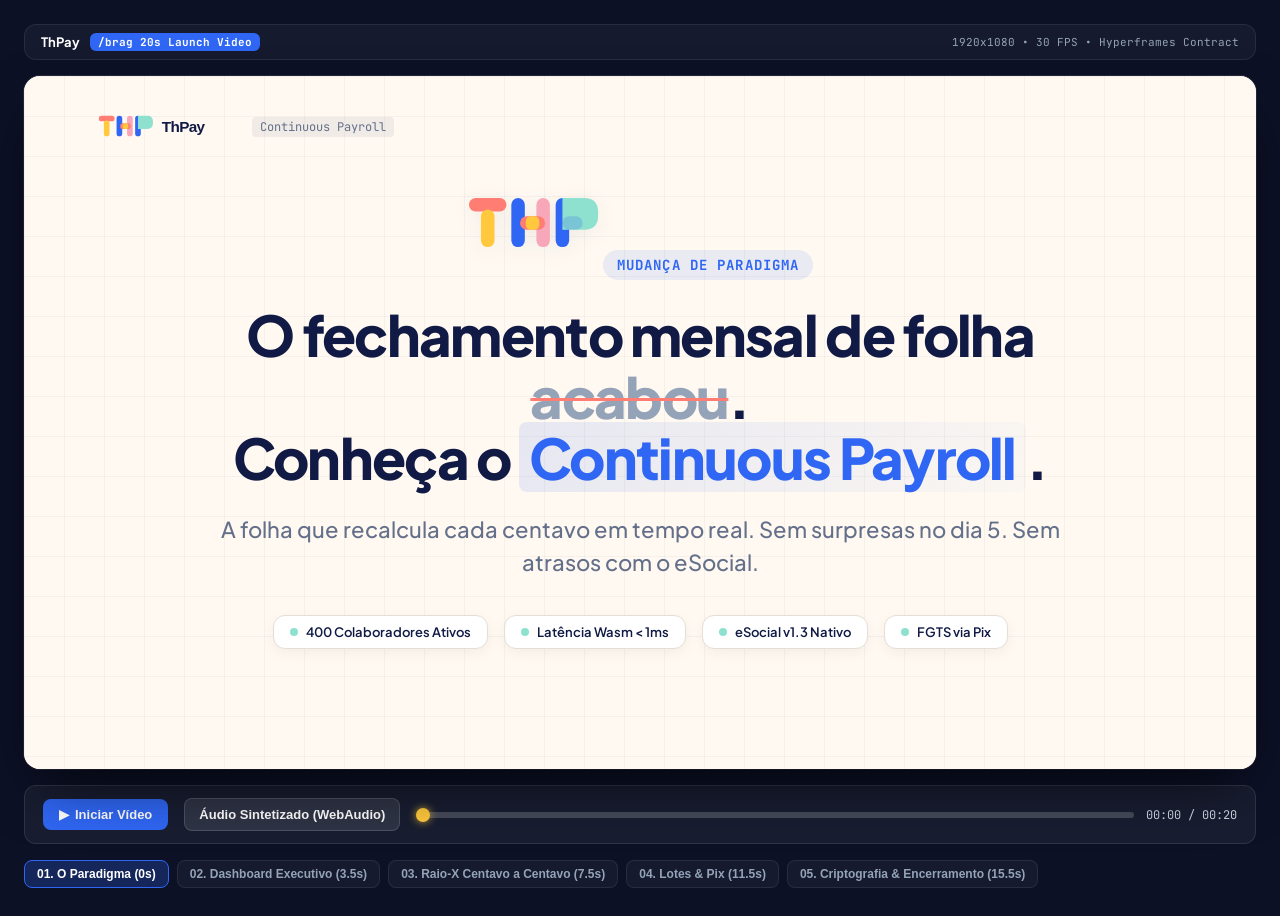
<file: brag-output/composition/index.html>
<!DOCTYPE html>
<html lang="pt-BR">
<head>
  <meta charset="UTF-8">
  <meta name="viewport" content="width=device-width, initial-scale=1.0">
  <title>ThPay — Launch Video (/brag Composition)</title>
  <link rel="preconnect" href="https://fonts.googleapis.com">
  <link rel="preconnect" href="https://fonts.gstatic.com" crossorigin>
  <link href="https://fonts.googleapis.com/css2?family=JetBrains+Mono:wght@400;500;700&family=Plus+Jakarta+Sans:wght@400;500;600;700;800&family=Inter:wght@400;500;600&display=swap" rel="stylesheet">
  <style>
    :root {
      --thp-ink: #101A44;
      --thp-cobalt: #2F66F3;
      --thp-solar: #FFC83D;
      --thp-mint: #8FE1CF;
      --thp-blush: #F7A7B8;
      --thp-coral: #FF7D72;
      --thp-ivory: #FFF9F1;
      --thp-paper: #F6F2EC;
      --thp-line: #E5DED5;
      --thp-muted: #64708A;
      --thp-success: #188A64;
    }

    * {
      box-sizing: border-box;
      margin: 0;
      padding: 0;
    }

    body {
      background-color: #0c1126;
      color: #f1f5f9;
      font-family: 'Plus Jakarta Sans', -apple-system, BlinkMacSystemFont, sans-serif;
      display: flex;
      flex-direction: column;
      align-items: center;
      justify-content: center;
      min-height: 100vh;
      padding: 24px;
      overflow-x: hidden;
    }

    /* Container de Controle e Cabeçalho */
    .viewport-container {
      display: flex;
      flex-direction: column;
      align-items: center;
      gap: 16px;
      width: 100%;
      max-width: 1280px;
    }

    .top-bar {
      display: flex;
      justify-content: space-between;
      align-items: center;
      width: 100%;
      padding: 8px 16px;
      background: rgba(255, 255, 255, 0.04);
      border: 1px solid rgba(255, 255, 255, 0.08);
      border-radius: 12px;
      font-size: 13px;
    }

    .top-bar .title-badge {
      display: flex;
      align-items: center;
      gap: 10px;
      font-weight: 700;
      color: #fff;
    }

    .top-bar .pill {
      background: var(--thp-cobalt);
      color: #fff;
      padding: 2px 8px;
      border-radius: 6px;
      font-size: 11px;
      font-family: 'JetBrains Mono', monospace;
    }

    /* O Player de Vídeo em 16:9 */
    .video-stage-wrapper {
      position: relative;
      width: 100%;
      aspect-ratio: 16 / 9;
      background: var(--thp-ivory);
      border-radius: 16px;
      overflow: hidden;
      box-shadow: 0 25px 60px -15px rgba(0, 0, 0, 0.7), 0 0 0 1px rgba(255, 255, 255, 0.1);
    }

    /* Canvas / Viewport Real da Composição (1920x1080 virtual) */
    .canvas-viewport {
      position: absolute;
      top: 0;
      left: 0;
      width: 100%;
      height: 100%;
      background: var(--thp-ivory);
      overflow: hidden;
      display: flex;
      flex-direction: column;
    }

    /* Cenas */
    .scene {
      position: absolute;
      top: 0;
      left: 0;
      width: 100%;
      height: 100%;
      opacity: 0;
      visibility: hidden;
      transition: opacity 0.45s cubic-bezier(0.16, 1, 0.3, 1), transform 0.45s cubic-bezier(0.16, 1, 0.3, 1);
      transform: scale(0.98);
      display: flex;
      flex-direction: column;
      justify-content: center;
      align-items: center;
      padding: 4% 6%;
    }

    .scene.active {
      opacity: 1;
      visibility: visible;
      transform: scale(1);
    }

    /* Grid de Fundo Sutil */
    .bg-grid {
      position: absolute;
      inset: 0;
      background-image: 
        linear-gradient(to right, rgba(16, 26, 68, 0.04) 1px, transparent 1px),
        linear-gradient(to bottom, rgba(16, 26, 68, 0.04) 1px, transparent 1px);
      background-size: 40px 40px;
      pointer-events: none;
    }

    /* Componentes Compartilhados de Cena */
    .brand-header-mini {
      position: absolute;
      top: 5%;
      left: 6%;
      display: flex;
      align-items: center;
      gap: 12px;
      z-index: 10;
    }

    .brand-logo-badge {
      width: 36px;
      height: 36px;
      border-radius: 10px;
      background: var(--thp-cobalt);
      color: #fff;
      display: flex;
      align-items: center;
      justify-content: center;
      font-weight: 800;
      font-size: 18px;
      box-shadow: 0 4px 12px rgba(47, 102, 243, 0.3);
    }

    .brand-title-text {
      font-weight: 800;
      font-size: 18px;
      color: var(--thp-ink);
      letter-spacing: -0.02em;
    }

    .brand-subtitle-tag {
      font-size: 12px;
      font-family: 'JetBrains Mono', monospace;
      color: var(--thp-muted);
      background: rgba(16, 26, 68, 0.06);
      padding: 2px 8px;
      border-radius: 4px;
    }

    /* Cena 1: Hook */
    .scene-1-content {
      text-align: center;
      max-width: 920px;
      position: relative;
      z-index: 2;
    }

    .kicker-tag {
      display: inline-block;
      font-family: 'JetBrains Mono', monospace;
      font-size: 14px;
      font-weight: 700;
      color: var(--thp-cobalt);
      background: rgba(47, 102, 243, 0.1);
      padding: 6px 14px;
      border-radius: 20px;
      margin-bottom: 24px;
      text-transform: uppercase;
      letter-spacing: 0.08em;
    }

    .hero-heading {
      font-size: clamp(32px, 5.2vw, 56px);
      font-weight: 800;
      color: var(--thp-ink);
      line-height: 1.1;
      letter-spacing: -0.03em;
      margin-bottom: 24px;
    }

    .hero-heading .strike {
      color: #94a3b8;
      text-decoration: line-through;
      text-decoration-thickness: 3px;
      text-decoration-color: var(--thp-coral);
    }

    .hero-heading .highlight {
      color: var(--thp-cobalt);
      background: linear-gradient(120deg, rgba(47, 102, 243, 0.12) 0%, rgba(47, 102, 243, 0.02) 100%);
      padding: 0 10px;
      border-radius: 8px;
    }

    .hero-lead {
      font-size: clamp(16px, 2.2vw, 22px);
      color: var(--thp-muted);
      line-height: 1.5;
      font-weight: 500;
    }

    .feature-pills-row {
      display: flex;
      justify-content: center;
      gap: 16px;
      margin-top: 36px;
      flex-wrap: wrap;
    }

    .badge-feature {
      display: flex;
      align-items: center;
      gap: 8px;
      background: #fff;
      border: 1px solid var(--thp-line);
      padding: 8px 16px;
      border-radius: 12px;
      font-size: 13px;
      font-weight: 600;
      color: var(--thp-ink);
      box-shadow: 0 4px 14px rgba(16, 26, 68, 0.05);
    }

    .dot-indicator {
      width: 8px;
      height: 8px;
      border-radius: 50%;
      background: var(--thp-mint);
    }

    /* Cenas de Showcase de Interface (Cenas 2, 3, 4, 5) */
    .showcase-layout {
      display: grid;
      grid-template-columns: 1.1fr 0.9fr;
      gap: 40px;
      align-items: center;
      width: 100%;
      height: 100%;
      padding-top: 40px;
    }

    .showcase-left {
      display: flex;
      flex-direction: column;
      gap: 20px;
      z-index: 2;
    }

    .showcase-right {
      position: relative;
      display: flex;
      justify-content: center;
      align-items: center;
      height: 100%;
      z-index: 1;
    }

    .section-eyebrow {
      font-family: 'JetBrains Mono', monospace;
      font-size: 12px;
      font-weight: 700;
      color: var(--thp-cobalt);
      text-transform: uppercase;
      letter-spacing: 0.08em;
    }

    .section-title {
      font-size: clamp(26px, 3.4vw, 38px);
      font-weight: 800;
      color: var(--thp-ink);
      line-height: 1.2;
      letter-spacing: -0.02em;
    }

    .section-description {
      font-size: clamp(14px, 1.6vw, 17px);
      color: var(--thp-muted);
      line-height: 1.55;
    }

    /* Cards de Métricas em Destaque */
    .metric-cards-grid {
      display: grid;
      grid-template-columns: 1fr 1fr;
      gap: 14px;
      margin-top: 10px;
    }

    .metric-card {
      background: #fff;
      border: 1px solid var(--thp-line);
      border-radius: 12px;
      padding: 14px 16px;
      box-shadow: 0 4px 12px rgba(16, 26, 68, 0.04);
    }

    .metric-card-label {
      font-size: 11px;
      font-family: 'JetBrains Mono', monospace;
      color: var(--thp-muted);
      margin-bottom: 4px;
      text-transform: uppercase;
    }

    .metric-card-value {
      font-size: 20px;
      font-weight: 800;
      font-family: 'JetBrains Mono', monospace;
      color: var(--thp-ink);
    }

    .metric-card-delta {
      font-size: 11px;
      font-weight: 600;
      color: var(--thp-success);
      margin-top: 2px;
    }

    /* Mockup de Janela com Screenshot */
    .window-mockup {
      width: 100%;
      max-height: 84%;
      background: #fff;
      border-radius: 12px;
      overflow: hidden;
      box-shadow: 0 20px 45px -10px rgba(16, 26, 68, 0.22), 0 0 0 1px rgba(16, 26, 68, 0.08);
      display: flex;
      flex-direction: column;
      transition: transform 0.4s ease;
    }

    .window-mockup-header {
      background: #f8fafc;
      border-bottom: 1px solid #e2e8f0;
      padding: 8px 12px;
      display: flex;
      align-items: center;
      gap: 8px;
    }

    .window-dots {
      display: flex;
      gap: 5px;
    }

    .window-dot {
      width: 9px;
      height: 9px;
      border-radius: 50%;
    }

    .dot-red { background: #ef4444; }
    .dot-yellow { background: #f59e0b; }
    .dot-green { background: #10b981; }

    .window-url-bar {
      background: #fff;
      border: 1px solid #e2e8f0;
      border-radius: 6px;
      padding: 2px 10px;
      font-size: 10px;
      font-family: 'JetBrains Mono', monospace;
      color: #64748b;
      flex-grow: 1;
      max-width: 320px;
    }

    .window-mockup-body {
      width: 100%;
      overflow: hidden;
      background: #fff;
      display: flex;
      justify-content: center;
      align-items: center;
    }

    .window-mockup-body img {
      width: 100%;
      height: auto;
      object-fit: cover;
      display: block;
    }

    /* Cena 5: Holerite Oficial & Logo Finale */
    .scene-5-grid {
      display: grid;
      grid-template-columns: 1fr 1fr;
      gap: 40px;
      align-items: center;
      width: 100%;
      height: 100%;
      padding-top: 40px;
    }

    .hash-badge-panel {
      background: #fff;
      border: 1px solid var(--thp-line);
      border-radius: 16px;
      padding: 24px;
      box-shadow: 0 10px 25px rgba(16, 26, 68, 0.06);
      display: flex;
      flex-direction: column;
      gap: 16px;
    }

    .hash-key-row {
      display: flex;
      justify-content: space-between;
      align-items: center;
      font-family: 'JetBrains Mono', monospace;
      font-size: 12px;
      padding: 8px 12px;
      background: #f8fafc;
      border-radius: 8px;
      border: 1px solid #e2e8f0;
    }

    .hash-string {
      color: var(--thp-cobalt);
      font-weight: 700;
      word-break: break-all;
    }

    .outro-cta-card {
      text-align: left;
    }

    .outro-cta-card h2 {
      font-size: clamp(32px, 4.5vw, 48px);
      font-weight: 800;
      color: var(--thp-ink);
      line-height: 1.15;
      margin-bottom: 12px;
    }

    .outro-tagline {
      font-size: 18px;
      color: var(--thp-cobalt);
      font-weight: 700;
      margin-bottom: 24px;
    }

    .tech-stack-row {
      display: flex;
      gap: 12px;
      flex-wrap: wrap;
      margin-top: 16px;
    }

    .tech-pill {
      font-family: 'JetBrains Mono', monospace;
      font-size: 11px;
      font-weight: 700;
      background: rgba(16, 26, 68, 0.06);
      color: var(--thp-ink);
      padding: 6px 12px;
      border-radius: 6px;
      border: 1px solid rgba(16, 26, 68, 0.1);
    }

    /* Barra de Controles Inferior */
    .controls-bar {
      display: flex;
      align-items: center;
      gap: 16px;
      width: 100%;
      padding: 12px 18px;
      background: rgba(255, 255, 255, 0.05);
      border: 1px solid rgba(255, 255, 255, 0.1);
      border-radius: 12px;
    }

    .btn-play {
      background: var(--thp-cobalt);
      color: #fff;
      border: none;
      border-radius: 8px;
      padding: 8px 16px;
      font-weight: 700;
      font-size: 13px;
      cursor: pointer;
      display: flex;
      align-items: center;
      gap: 6px;
      transition: background 0.2s;
    }

    .btn-play:hover {
      background: #1d4ed8;
    }

    .btn-audio {
      background: rgba(255, 255, 255, 0.1);
      color: #fff;
      border: 1px solid rgba(255, 255, 255, 0.15);
      border-radius: 8px;
      padding: 8px 14px;
      font-size: 13px;
      font-weight: 600;
      cursor: pointer;
      transition: all 0.2s;
    }

    .btn-audio.active {
      background: var(--thp-mint);
      color: #0c1126;
      border-color: var(--thp-mint);
    }

    .timeline-scrubber-wrapper {
      display: flex;
      align-items: center;
      flex-grow: 1;
      gap: 12px;
    }

    .scrubber-slider {
      flex-grow: 1;
      -webkit-appearance: none;
      height: 6px;
      background: rgba(255, 255, 255, 0.2);
      border-radius: 3px;
      outline: none;
      cursor: pointer;
    }

    .scrubber-slider::-webkit-slider-thumb {
      -webkit-appearance: none;
      width: 14px;
      height: 14px;
      border-radius: 50%;
      background: var(--thp-solar);
      cursor: pointer;
      box-shadow: 0 0 8px rgba(255, 200, 61, 0.8);
    }

    .timecode-display {
      font-family: 'JetBrains Mono', monospace;
      font-size: 12px;
      color: #cbd5e1;
      min-width: 90px;
    }

    /* Abas de Navegação de Cena */
    .scene-tabs-bar {
      display: flex;
      gap: 8px;
      width: 100%;
      overflow-x: auto;
      padding-bottom: 4px;
    }

    .scene-tab-btn {
      background: rgba(255, 255, 255, 0.04);
      border: 1px solid rgba(255, 255, 255, 0.08);
      color: #94a3b8;
      border-radius: 8px;
      padding: 6px 12px;
      font-size: 12px;
      font-weight: 600;
      cursor: pointer;
      white-space: nowrap;
      transition: all 0.2s;
    }

    .scene-tab-btn:hover {
      background: rgba(255, 255, 255, 0.08);
      color: #fff;
    }

    .scene-tab-btn.active {
      background: rgba(47, 102, 243, 0.25);
      border-color: var(--thp-cobalt);
      color: #fff;
    }
  </style>
</head>
<body>

  <div class="viewport-container">
    <!-- Top Bar -->
    <div class="top-bar">
      <div class="title-badge">
        <span>ThPay</span>
        <span class="pill">/brag 20s Launch Video</span>
      </div>
      <div style="font-family: 'JetBrains Mono', monospace; color: #94a3b8; font-size: 11px;">
        1920x1080 • 30 FPS • Hyperframes Contract
      </div>
    </div>

    <!-- Video Stage -->
    <div class="video-stage-wrapper">
      <div class="canvas-viewport" id="viewport">
        <div class="bg-grid"></div>

        <div class="brand-header-mini">
          <img src="../../ui/brand/thpay-primary-dark.svg" alt="ThPay" style="height: 32px;">
          <span class="brand-subtitle-tag" style="margin-left: 6px;">Continuous Payroll</span>
        </div>

        <!-- CENA 1: 0.0s - 3.5s (Hook) -->
        <div class="scene active" id="scene-1" data-start="0" data-end="3.5">
          <div class="scene-1-content">
            <img src="../../ui/brand/thp-modular.svg" alt="ThPay Modular Mark" style="height: 54px; margin-bottom: 20px; filter: drop-shadow(0 4px 10px rgba(16,26,68,0.06));">
            <span class="kicker-tag">Mudança de Paradigma</span>
            <h1 class="hero-heading">
              O fechamento mensal de folha <span class="strike">acabou</span>.<br>
              Conheça o <span class="highlight">Continuous Payroll</span>.
            </h1>
            <p class="hero-lead">
              A folha que recalcula cada centavo em tempo real. Sem surpresas no dia 5. Sem atrasos com o eSocial.
            </p>
            <div class="feature-pills-row">
              <div class="badge-feature"><span class="dot-indicator"></span> 400 Colaboradores Ativos</div>
              <div class="badge-feature"><span class="dot-indicator"></span> Latência Wasm &lt; 1ms</div>
              <div class="badge-feature"><span class="dot-indicator"></span> eSocial v1.3 Nativo</div>
              <div class="badge-feature"><span class="dot-indicator"></span> FGTS via Pix</div>
            </div>
          </div>
        </div>

        <!-- CENA 2: 3.5s - 7.5s (Dashboard Executivo) -->
        <div class="scene" id="scene-2" data-start="3.5" data-end="7.5">
          <div class="showcase-layout">
            <div class="showcase-left">
              <span class="section-eyebrow">Painel Executivo Consolidado</span>
              <h2 class="section-title">Controle Financeiro da Folha em Tempo Real</h2>
              <p class="section-description">
                Diagnóstico contínuo sem expor dados nominais desnecessários. Readiness Bar auditada a cada lançamento.
              </p>
              <div class="metric-cards-grid">
                <div class="metric-card">
                  <div class="metric-card-label">Custo Total de Pessoal</div>
                  <div class="metric-card-value">R$ 8.340.456,01</div>
                  <div class="metric-card-delta">Fator Real 1.68x sobre base</div>
                </div>
                <div class="metric-card">
                  <div class="metric-card-label">Líquido a Pagar (Remessa)</div>
                  <div class="metric-card-value">R$ 4.841.990,13</div>
                  <div class="metric-card-delta">300 CLT • 100 PJ</div>
                </div>
                <div class="metric-card">
                  <div class="metric-card-label">Readiness Fechamento</div>
                  <div class="metric-card-value" style="color: var(--thp-cobalt);">98,2%</div>
                  <div class="metric-card-delta">1 pendência a homologar</div>
                </div>
                <div class="metric-card">
                  <div class="metric-card-label">Tributos Patronais</div>
                  <div class="metric-card-value">R$ 1.463.562,15</div>
                  <div class="metric-card-delta">DARF + FGTS Digital</div>
                </div>
              </div>
            </div>
            <div class="showcase-right">
              <div class="window-mockup">
                <div class="window-mockup-header">
                  <div class="window-dots">
                    <div class="window-dot dot-red"></div>
                    <div class="window-dot dot-yellow"></div>
                    <div class="window-dot dot-green"></div>
                  </div>
                  <div class="window-url-bar">thpay.corp/dashboard/executive</div>
                </div>
                <div class="window-mockup-body">
                  <img src="../../docs/screenshots/01_dashboard_folha_continua.png" alt="Dashboard Executivo ThPay">
                </div>
              </div>
            </div>
          </div>
        </div>

        <!-- CENA 3: 7.5s - 11.5s (Raio-X Holerite Drawer) -->
        <div class="scene" id="scene-3" data-start="7.5" data-end="11.5">
          <div class="showcase-layout">
            <div class="showcase-left">
              <span class="section-eyebrow">Raio-X Centavo a Centavo</span>
              <h2 class="section-title">Gaveta de Inspeção Sem Perda de Contexto</h2>
              <p class="section-description">
                Clique em qualquer colaborador para inspecionar a memória de cálculo completa: INSS progressivo (EC 103/2019), IRRF legal/simplificado e reflexos patronais.
              </p>
              <div class="badge-feature" style="border-left: 4px solid var(--thp-cobalt);">
                <div>
                  <div style="font-weight: 700; color: var(--thp-ink);">Determinismo Financeiro Estrito</div>
                  <div style="font-size: 12px; color: var(--thp-muted); font-family: 'JetBrains Mono';">Java 21 LTS BigDecimal • Zero erros de arredondamento</div>
                </div>
              </div>
            </div>
            <div class="showcase-right">
              <div class="window-mockup" style="transform: rotate(-1deg);">
                <div class="window-mockup-header">
                  <div class="window-dots">
                    <div class="window-dot dot-red"></div>
                    <div class="window-dot dot-yellow"></div>
                    <div class="window-dot dot-green"></div>
                  </div>
                  <div class="window-url-bar">thpay.corp/directory/inspector/drawer</div>
                </div>
                <div class="window-mockup-body">
                  <img src="../../docs/screenshots/02_raio_x_holerite_drawer.png" alt="Raio-X do Holerite na Gaveta">
                </div>
              </div>
            </div>
          </div>
        </div>

        <!-- CENA 4: 11.5s - 15.5s (Admissões em Massa & eSocial Pix) -->
        <div class="scene" id="scene-4" data-start="11.5" data-end="15.5">
          <div class="showcase-layout">
            <div class="showcase-left">
              <span class="section-eyebrow">Conformidade e Automação</span>
              <h2 class="section-title">Admissões em Lote & Guia FGTS via Pix</h2>
              <p class="section-description">
                Importe planilhas com 50+ colaboradores simultâneos com validação semântica em linha e quite tributos trabalhistas via Pix em segundos.
              </p>
              <div class="metric-cards-grid">
                <div class="metric-card">
                  <div class="metric-card-label">Admissão em Lote</div>
                  <div class="metric-card-value">50 Vidas</div>
                  <div class="metric-card-delta">Eventos S-2190 & S-2200</div>
                </div>
                <div class="metric-card">
                  <div class="metric-card-label">FGTS Digital</div>
                  <div class="metric-card-value">QR Code Pix</div>
                  <div class="metric-card-delta">Baixa instantânea</div>
                </div>
              </div>
            </div>
            <div class="showcase-right">
              <div class="window-mockup" style="transform: rotate(1deg);">
                <div class="window-mockup-header">
                  <div class="window-dots">
                    <div class="window-dot dot-red"></div>
                    <div class="window-dot dot-yellow"></div>
                    <div class="window-dot dot-green"></div>
                  </div>
                  <div class="window-url-bar">thpay.corp/esocial/pix-digital</div>
                </div>
                <div class="window-mockup-body">
                  <img src="../../docs/screenshots/08_esocial_guias_pix.png" alt="eSocial e Guias Pix FGTS">
                </div>
              </div>
            </div>
          </div>
        </div>

        <!-- CENA 5: 15.5s - 20.0s (Holerite Oficial & Logo Finale) -->
        <div class="scene" id="scene-5" data-start="15.5" data-end="20.0">
          <div class="scene-5-grid">
            <div class="hash-badge-panel">
              <div>
                <span class="section-eyebrow">Integridade Criptográfica</span>
                <h3 style="font-size: 20px; font-weight: 800; color: var(--thp-ink); margin-top: 4px;">Holerite Oficial Auditado</h3>
              </div>
              <div class="hash-key-row">
                <span>HASH SHA-256</span>
                <span class="hash-string">e3b0c44298fc1c149afbf4c8...</span>
              </div>
              <p style="font-size: 13px; color: var(--thp-muted); line-height: 1.4;">
                Cada holerite emitido acompanha canhoto oficial destacável e assinatura de autenticidade imutável para defesa trabalhista e fiscal.
              </p>
              <div class="window-mockup" style="max-height: 200px;">
                <img src="../../docs/screenshots/10_impressao_holerite_oficial.png" alt="Impressão Oficial de Holerite">
              </div>
            </div>

            <div class="outro-cta-card">
              <span class="kicker-tag" style="background: rgba(255, 200, 61, 0.2); color: #9a6500;">Disponível Agora</span>
              <div style="display: flex; align-items: center; gap: 14px; margin-bottom: 12px; margin-top: 6px;">
                <img src="../../ui/brand/app-icon.svg" alt="ThPay Icon" style="width: 52px; height: 52px; border-radius: 12px; box-shadow: 0 4px 14px rgba(16,26,68,0.12);">
                <img src="../../ui/brand/thpay-primary-dark.svg" alt="ThPay" style="height: 40px;">
              </div>
              <div class="outro-tagline">Tecnologia que cuida do processo e das pessoas.</div>
              <p style="font-size: 15px; color: var(--thp-muted); line-height: 1.5;">
                O novo padrão corporativo para processamento contínuo de folha, eSocial e autoatendimento.
              </p>
              <div class="tech-stack-row">
                <span class="tech-pill">Java 21 LTS (Loom)</span>
                <span class="tech-pill">Rust / WebAssembly</span>
                <span class="tech-pill">Next.js 15</span>
                <span class="tech-pill">Tailwind CSS</span>
                <span class="tech-pill">Python / Polars</span>
              </div>
            </div>
          </div>
        </div>

      </div>
    </div>

    <!-- Controles de Vídeo -->
    <div class="controls-bar">
      <button class="btn-play" id="btn-toggle-play">
        <span id="play-icon">▶</span>
        <span id="play-text">Iniciar Vídeo</span>
      </button>

      <button class="btn-audio" id="btn-toggle-audio">
        <span>Áudio Sintetizado (WebAudio)</span>
      </button>

      <div class="timeline-scrubber-wrapper">
        <input type="range" class="scrubber-slider" id="timeline-scrubber" min="0" max="20" step="0.033" value="0">
        <div class="timecode-display" id="timecode-display">00:00 / 00:20</div>
      </div>
    </div>

    <!-- Abas de Cena -->
    <div class="scene-tabs-bar">
      <button class="scene-tab-btn active" data-target="0">01. O Paradigma (0s)</button>
      <button class="scene-tab-btn" data-target="3.5">02. Dashboard Executivo (3.5s)</button>
      <button class="scene-tab-btn" data-target="7.5">03. Raio-X Centavo a Centavo (7.5s)</button>
      <button class="scene-tab-btn" data-target="11.5">04. Lotes & Pix (11.5s)</button>
      <button class="scene-tab-btn" data-target="15.5">05. Criptografia & Encerramento (15.5s)</button>
    </div>
  </div>

  <script>
    // Configurações Globais da Linha do Tempo
    const TOTAL_DURATION = 20.0;
    let currentTime = 0;
    let isPlaying = false;
    let lastFrameTimestamp = null;
    let audioEnabled = false;
    let audioCtx = null;

    const scenes = [
      { id: 'scene-1', start: 0.0, end: 3.5 },
      { id: 'scene-2', start: 3.5, end: 7.5 },
      { id: 'scene-3', start: 7.5, end: 11.5 },
      { id: 'scene-4', start: 11.5, end: 15.5 },
      { id: 'scene-5', start: 15.5, end: 20.0 }
    ];

    // Elementos da UI
    const scrubber = document.getElementById('timeline-scrubber');
    const timecode = document.getElementById('timecode-display');
    const btnPlay = document.getElementById('btn-toggle-play');
    const playIcon = document.getElementById('play-icon');
    const playText = document.getElementById('play-text');
    const btnAudio = document.getElementById('btn-toggle-audio');
    const tabButtons = document.querySelectorAll('.scene-tab-btn');

    // Inicialização do Web Audio para trilha ambiente elegante sem dependências externas
    function initAudio() {
      if (!audioCtx) {
        audioCtx = new (window.AudioContext || window.webkitAudioContext)();
      }
    }

    function playToneCue(freq, duration, type = 'sine', gainVal = 0.08) {
      if (!audioEnabled || !audioCtx) return;
      try {
        const osc = audioCtx.createOscillator();
        const gain = audioCtx.createGain();
        osc.type = type;
        osc.frequency.setValueAtTime(freq, audioCtx.currentTime);
        gain.gain.setValueAtTime(gainVal, audioCtx.currentTime);
        gain.gain.exponentialRampToValueAtTime(0.0001, audioCtx.currentTime + duration);
        osc.connect(gain);
        gain.connect(audioCtx.destination);
        osc.start();
        osc.stop(audioCtx.currentTime + duration);
      } catch (e) {}
    }

    let lastTriggeredScene = -1;

    // Atualização de Cenas com Base no Tempo Atual
    function updatePlayback(time) {
      currentTime = Math.max(0, Math.min(TOTAL_DURATION, time));
      scrubber.value = currentTime;

      const seconds = Math.floor(currentTime);
      const centis = Math.floor((currentTime % 1) * 100);
      timecode.textContent = `${String(seconds).padStart(2, '0')}:${String(centis).padStart(2, '0')} / 00:20`;

      let activeIndex = 0;
      scenes.forEach((scene, index) => {
        const el = document.getElementById(scene.id);
        const isActive = (currentTime >= scene.start && (currentTime < scene.end || index === scenes.length - 1));
        if (isActive) {
          activeIndex = index;
          el.classList.add('active');
        } else {
          el.classList.remove('active');
        }
      });

      // Tocar sons sutis de transição ao mudar de cena
      if (activeIndex !== lastTriggeredScene) {
        if (lastTriggeredScene !== -1) {
          playToneCue(330 + activeIndex * 60, 0.25, 'triangle', 0.05);
        }
        lastTriggeredScene = activeIndex;
      }

      // Atualizar abas
      tabButtons.forEach((btn, idx) => {
        if (idx === activeIndex) {
          btn.classList.add('active');
        } else {
          btn.classList.remove('active');
        }
      });
    }

    // Loop de Animação
    function tick(timestamp) {
      if (!isPlaying) return;

      if (!lastFrameTimestamp) lastFrameTimestamp = timestamp;
      const delta = (timestamp - lastFrameTimestamp) / 1000;
      lastFrameTimestamp = timestamp;

      currentTime += delta;
      if (currentTime >= TOTAL_DURATION) {
        currentTime = TOTAL_DURATION;
        pauseVideo();
      }

      updatePlayback(currentTime);

      if (isPlaying) {
        requestAnimationFrame(tick);
      }
    }

    function playVideo() {
      if (currentTime >= TOTAL_DURATION) currentTime = 0;
      isPlaying = true;
      lastFrameTimestamp = null;
      playIcon.textContent = '❚❚';
      playText.textContent = 'Pausar';
      if (audioEnabled) initAudio();
      requestAnimationFrame(tick);
    }

    function pauseVideo() {
      isPlaying = false;
      playIcon.textContent = '▶';
      playText.textContent = 'Continuar';
    }

    // Eventos
    btnPlay.addEventListener('click', () => {
      if (isPlaying) {
        pauseVideo();
      } else {
        playVideo();
      }
    });

    btnAudio.addEventListener('click', () => {
      audioEnabled = !audioEnabled;
      btnAudio.classList.toggle('active', audioEnabled);
      if (audioEnabled) {
        initAudio();
        btnAudio.textContent = 'Áudio: Ativo (Beds & SFX)';
        playToneCue(440, 0.3, 'sine', 0.08);
      } else {
        btnAudio.textContent = 'Áudio: Mudo';
      }
    });

    scrubber.addEventListener('input', (e) => {
      const targetTime = parseFloat(e.target.value);
      updatePlayback(targetTime);
    });

    tabButtons.forEach(btn => {
      btn.addEventListener('click', () => {
        const target = parseFloat(btn.dataset.target);
        updatePlayback(target);
      });
    });

    // Tecla Espaço para Play/Pause
    window.addEventListener('keydown', (e) => {
      if (e.code === 'Space') {
        e.preventDefault();
        if (isPlaying) pauseVideo(); else playVideo();
      }
    });

    // Estado Inicial
    updatePlayback(0);
  </script>
</body>
</html>
</file>
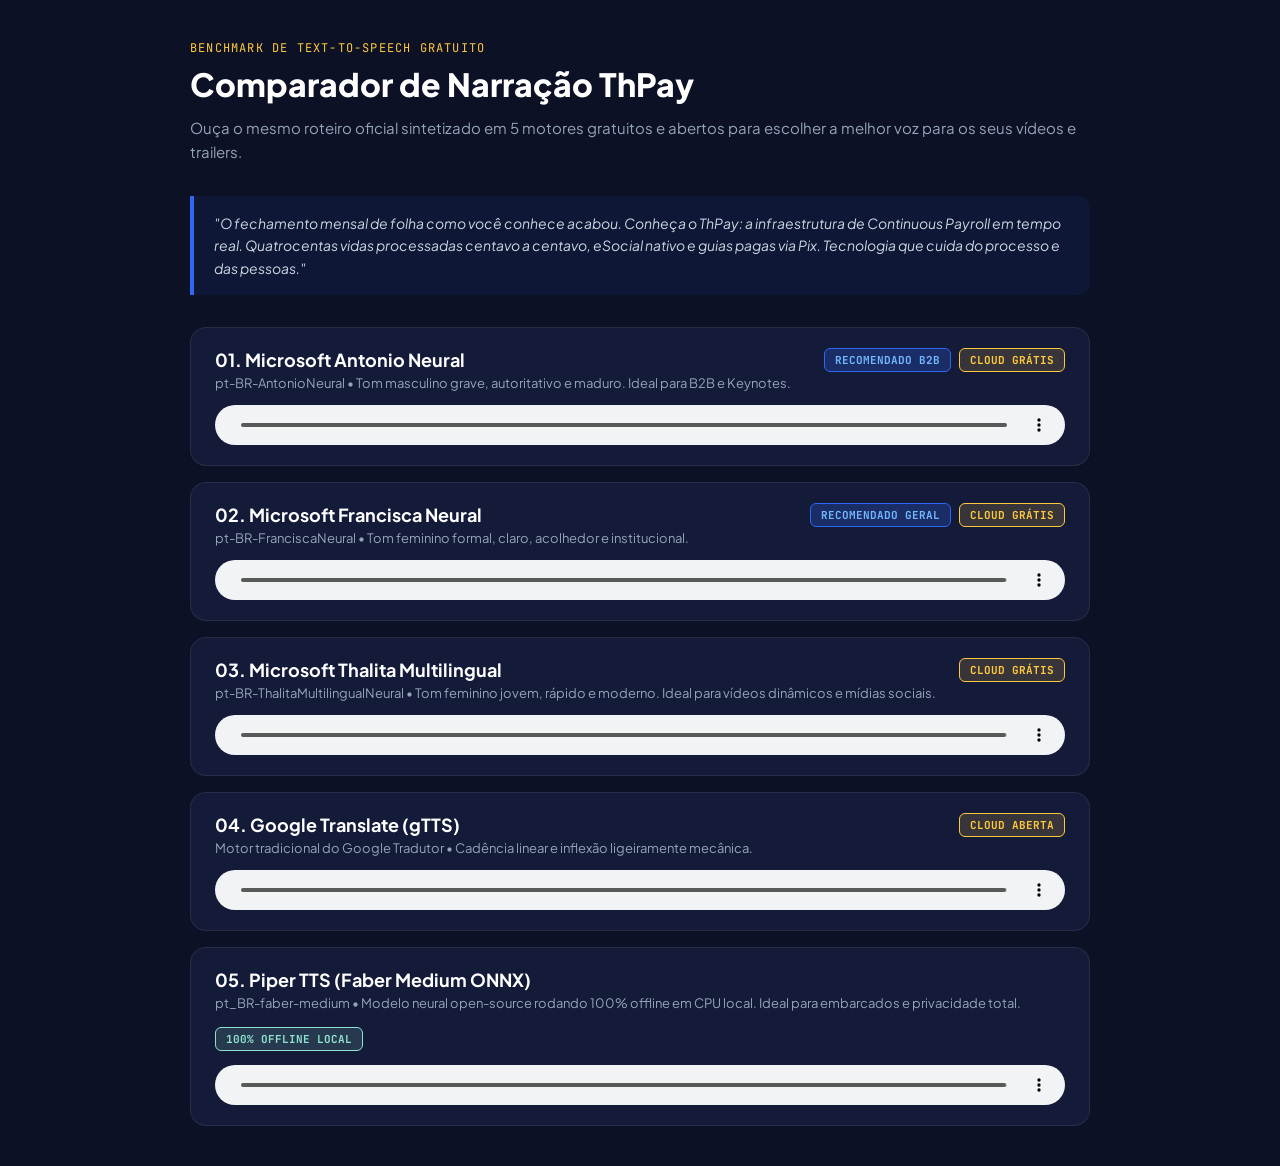
<file: brag-output/voice-comparison/index.html>
<!DOCTYPE html>
<html lang="pt-BR">
<head>
  <meta charset="UTF-8">
  <meta name="viewport" content="width=device-width, initial-scale=1.0">
  <title>ThPay — Benchmark de Vozes Gratuitas (TTS)</title>
  <link rel="preconnect" href="https://fonts.googleapis.com">
  <link rel="preconnect" href="https://fonts.gstatic.com" crossorigin>
  <link href="https://fonts.googleapis.com/css2?family=JetBrains+Mono:wght@400;500;700&family=Plus+Jakarta+Sans:wght@400;500;600;700;800&display=swap" rel="stylesheet">
  <style>
    :root {
      --bg: #0C1126;
      --card-bg: #141B38;
      --card-border: rgba(255, 255, 255, 0.08);
      --accent: #2F66F3;
      --solar: #FFC83D;
      --mint: #8FE1CF;
      --text: #F8FAFC;
      --muted: #94A3B8;
    }

    * { box-sizing: border-box; margin: 0; padding: 0; }

    body {
      background-color: var(--bg);
      color: var(--text);
      font-family: 'Plus Jakarta Sans', sans-serif;
      min-height: 100vh;
      padding: 40px 20px;
      display: flex;
      flex-direction: column;
      align-items: center;
    }

    .container {
      max-width: 900px;
      width: 100%;
    }

    .header {
      margin-bottom: 32px;
    }

    .header .kicker {
      font-family: 'JetBrains Mono', monospace;
      color: var(--solar);
      font-size: 12px;
      text-transform: uppercase;
      letter-spacing: 0.1em;
      margin-bottom: 8px;
    }

    .header h1 {
      font-size: 32px;
      font-weight: 800;
      margin-bottom: 12px;
      color: #fff;
    }

    .header p {
      color: var(--muted);
      font-size: 15px;
      line-height: 1.6;
    }

    .quote-box {
      background: rgba(47, 102, 243, 0.08);
      border-left: 4px solid var(--accent);
      padding: 16px 20px;
      border-radius: 0 12px 12px 0;
      margin-bottom: 32px;
      font-size: 14px;
      color: #cbd5e1;
      font-style: italic;
      line-height: 1.6;
    }

    .voices-list {
      display: flex;
      flex-direction: column;
      gap: 16px;
    }

    .voice-card {
      background: var(--card-bg);
      border: 1px solid var(--card-border);
      border-radius: 16px;
      padding: 20px 24px;
      display: flex;
      flex-direction: column;
      gap: 14px;
      transition: all 0.2s ease;
    }

    .voice-card:hover {
      border-color: rgba(47, 102, 243, 0.4);
      transform: translateY(-2px);
      box-shadow: 0 10px 25px -5px rgba(0, 0, 0, 0.3);
    }

    .voice-top {
      display: flex;
      justify-content: space-between;
      align-items: flex-start;
      gap: 16px;
      flex-wrap: wrap;
    }

    .voice-info h3 {
      font-size: 18px;
      font-weight: 700;
      color: #fff;
      display: flex;
      align-items: center;
      gap: 10px;
    }

    .voice-info p {
      font-size: 13px;
      color: var(--muted);
      margin-top: 4px;
    }

    .badges-row {
      display: flex;
      gap: 8px;
      flex-wrap: wrap;
    }

    .badge {
      font-family: 'JetBrains Mono', monospace;
      font-size: 11px;
      font-weight: 700;
      padding: 4px 10px;
      border-radius: 6px;
      text-transform: uppercase;
    }

    .badge-winner {
      background: rgba(47, 102, 243, 0.25);
      color: #73B7FF;
      border: 1px solid var(--accent);
    }

    .badge-offline {
      background: rgba(143, 225, 207, 0.15);
      color: var(--mint);
      border: 1px solid var(--mint);
    }

    .badge-cloud {
      background: rgba(255, 200, 61, 0.15);
      color: var(--solar);
      border: 1px solid var(--solar);
    }

    audio {
      width: 100%;
      height: 40px;
      border-radius: 8px;
      outline: none;
    }
  </style>
</head>
<body>

  <div class="container">
    <div class="header">
      <div class="kicker">Benchmark de Text-to-Speech Gratuito</div>
      <h1>Comparador de Narração ThPay</h1>
      <p>
        Ouça o mesmo roteiro oficial sintetizado em 5 motores gratuitos e abertos para escolher a melhor voz para os seus vídeos e trailers.
      </p>
    </div>

    <div class="quote-box">
      "O fechamento mensal de folha como você conhece acabou. Conheça o ThPay: a infraestrutura de Continuous Payroll em tempo real. Quatrocentas vidas processadas centavo a centavo, eSocial nativo e guias pagas via Pix. Tecnologia que cuida do processo e das pessoas."
    </div>

    <div class="voices-list">

      <!-- 1. Antonio Neural -->
      <div class="voice-card">
        <div class="voice-top">
          <div class="voice-info">
            <h3>
              <span>01. Microsoft Antonio Neural</span>
            </h3>
            <p>pt-BR-AntonioNeural • Tom masculino grave, autoritativo e maduro. Ideal para B2B e Keynotes.</p>
          </div>
          <div class="badges-row">
            <span class="badge badge-winner">Recomendado B2B</span>
            <span class="badge badge-cloud">Cloud Grátis</span>
          </div>
        </div>
        <audio controls src="01_edge_antonio_neural.mp3"></audio>
      </div>

      <!-- 2. Francisca Neural -->
      <div class="voice-card">
        <div class="voice-top">
          <div class="voice-info">
            <h3>
              <span>02. Microsoft Francisca Neural</span>
            </h3>
            <p>pt-BR-FranciscaNeural • Tom feminino formal, claro, acolhedor e institucional.</p>
          </div>
          <div class="badges-row">
            <span class="badge badge-winner">Recomendado Geral</span>
            <span class="badge badge-cloud">Cloud Grátis</span>
          </div>
        </div>
        <audio controls src="02_edge_francisca_neural.mp3"></audio>
      </div>

      <!-- 3. Thalita Neural -->
      <div class="voice-card">
        <div class="voice-top">
          <div class="voice-info">
            <h3>
              <span>03. Microsoft Thalita Multilingual</span>
            </h3>
            <p>pt-BR-ThalitaMultilingualNeural • Tom feminino jovem, rápido e moderno. Ideal para vídeos dinâmicos e mídias sociais.</p>
          </div>
          <div class="badges-row">
            <span class="badge badge-cloud">Cloud Grátis</span>
          </div>
        </div>
        <audio controls src="03_edge_thalita_neural.mp3"></audio>
      </div>

      <!-- 4. Google gTTS -->
      <div class="voice-card">
        <div class="voice-top">
          <div class="voice-info">
            <h3>
              <span>04. Google Translate (gTTS)</span>
            </h3>
            <p>Motor tradicional do Google Tradutor • Cadência linear e inflexão ligeiramente mecânica.</p>
          </div>
          <div class="badges-row">
            <span class="badge badge-cloud">Cloud Aberta</span>
          </div>
        </div>
        <audio controls src="04_google_gtts.mp3"></audio>
      </div>

      <!-- 5. Piper Local Offline -->
      <div class="voice-card">
        <div class="voice-top">
          <div class="voice-info">
            <h3>
              <span>05. Piper TTS (Faber Medium ONNX)</span>
            </h3>
            <p>pt_BR-faber-medium • Modelo neural open-source rodando 100% offline em CPU local. Ideal para embarcados e privacidade total.</p>
          </div>
          <div class="badges-row">
            <span class="badge badge-offline">100% Offline Local</span>
          </div>
        </div>
        <audio controls src="05_piper_local_offline.mp3"></audio>
      </div>

    </div>
  </div>

</body>
</html>
</file>
